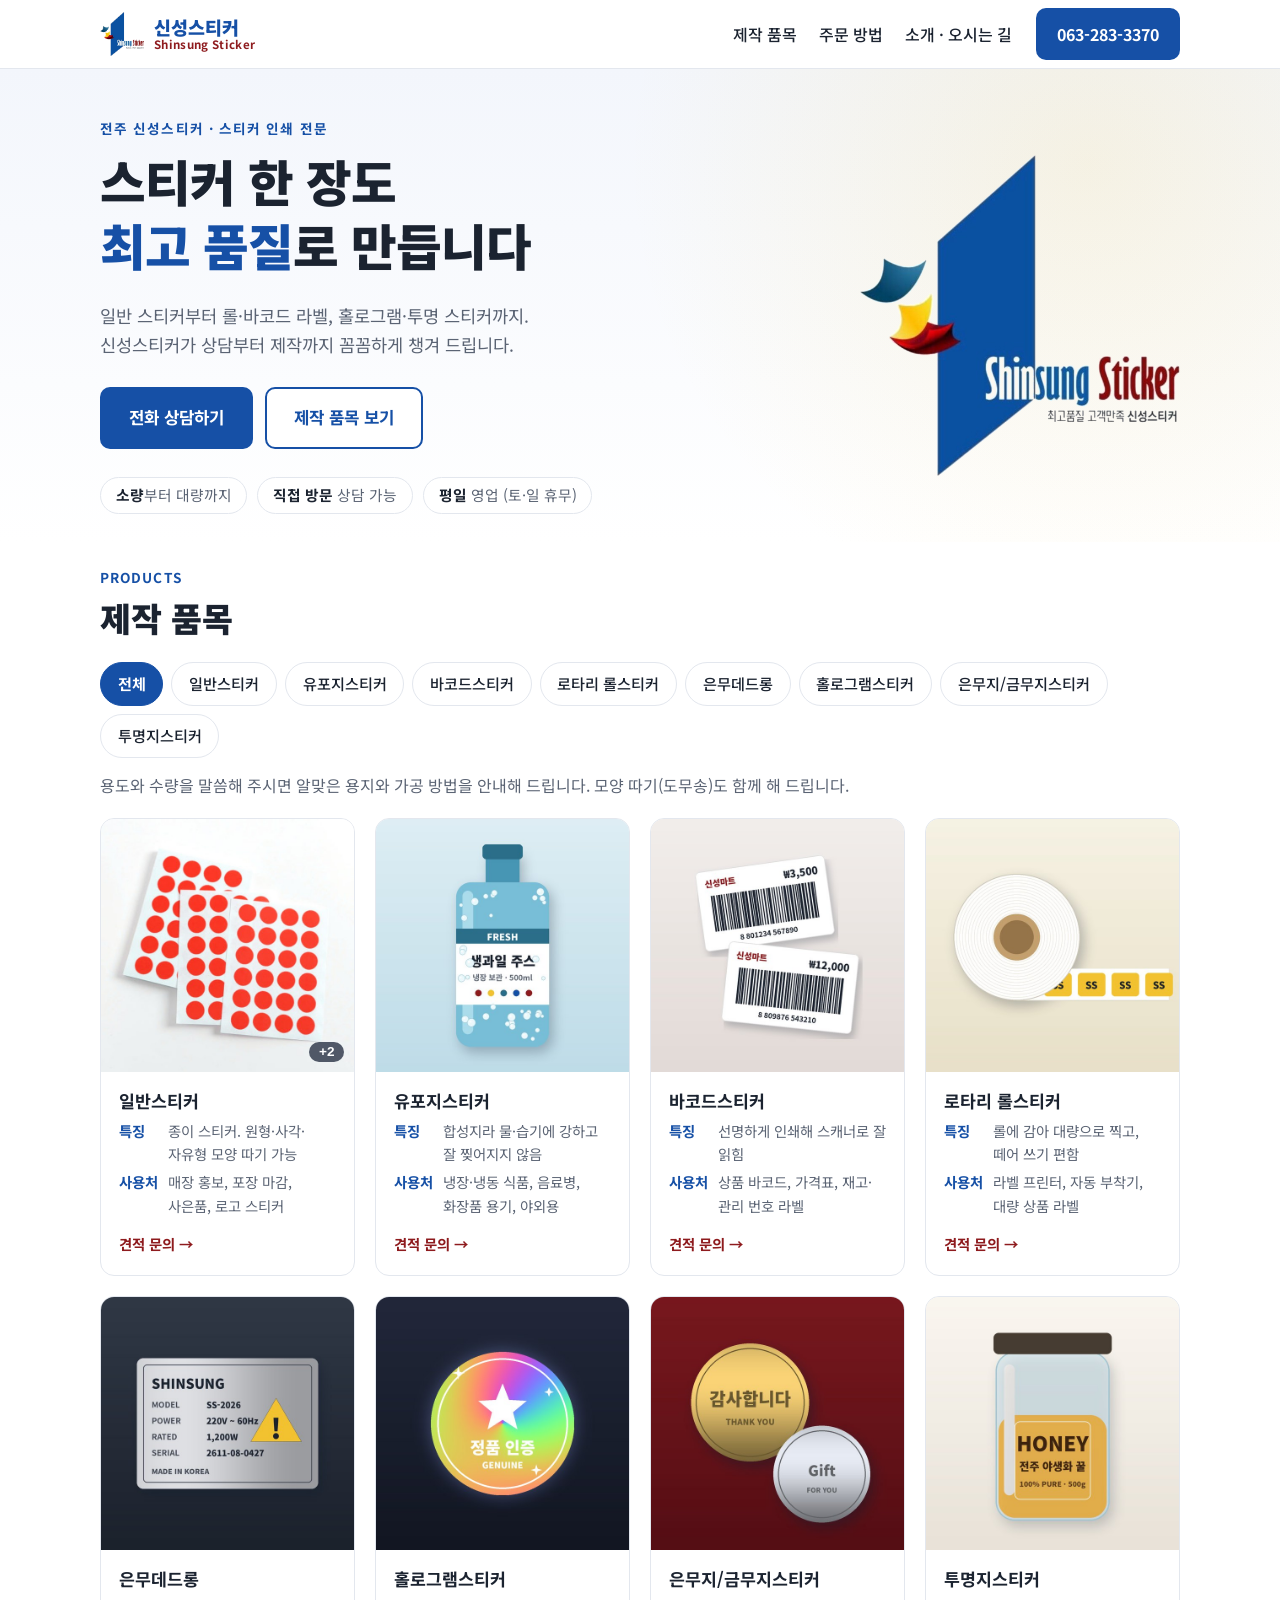
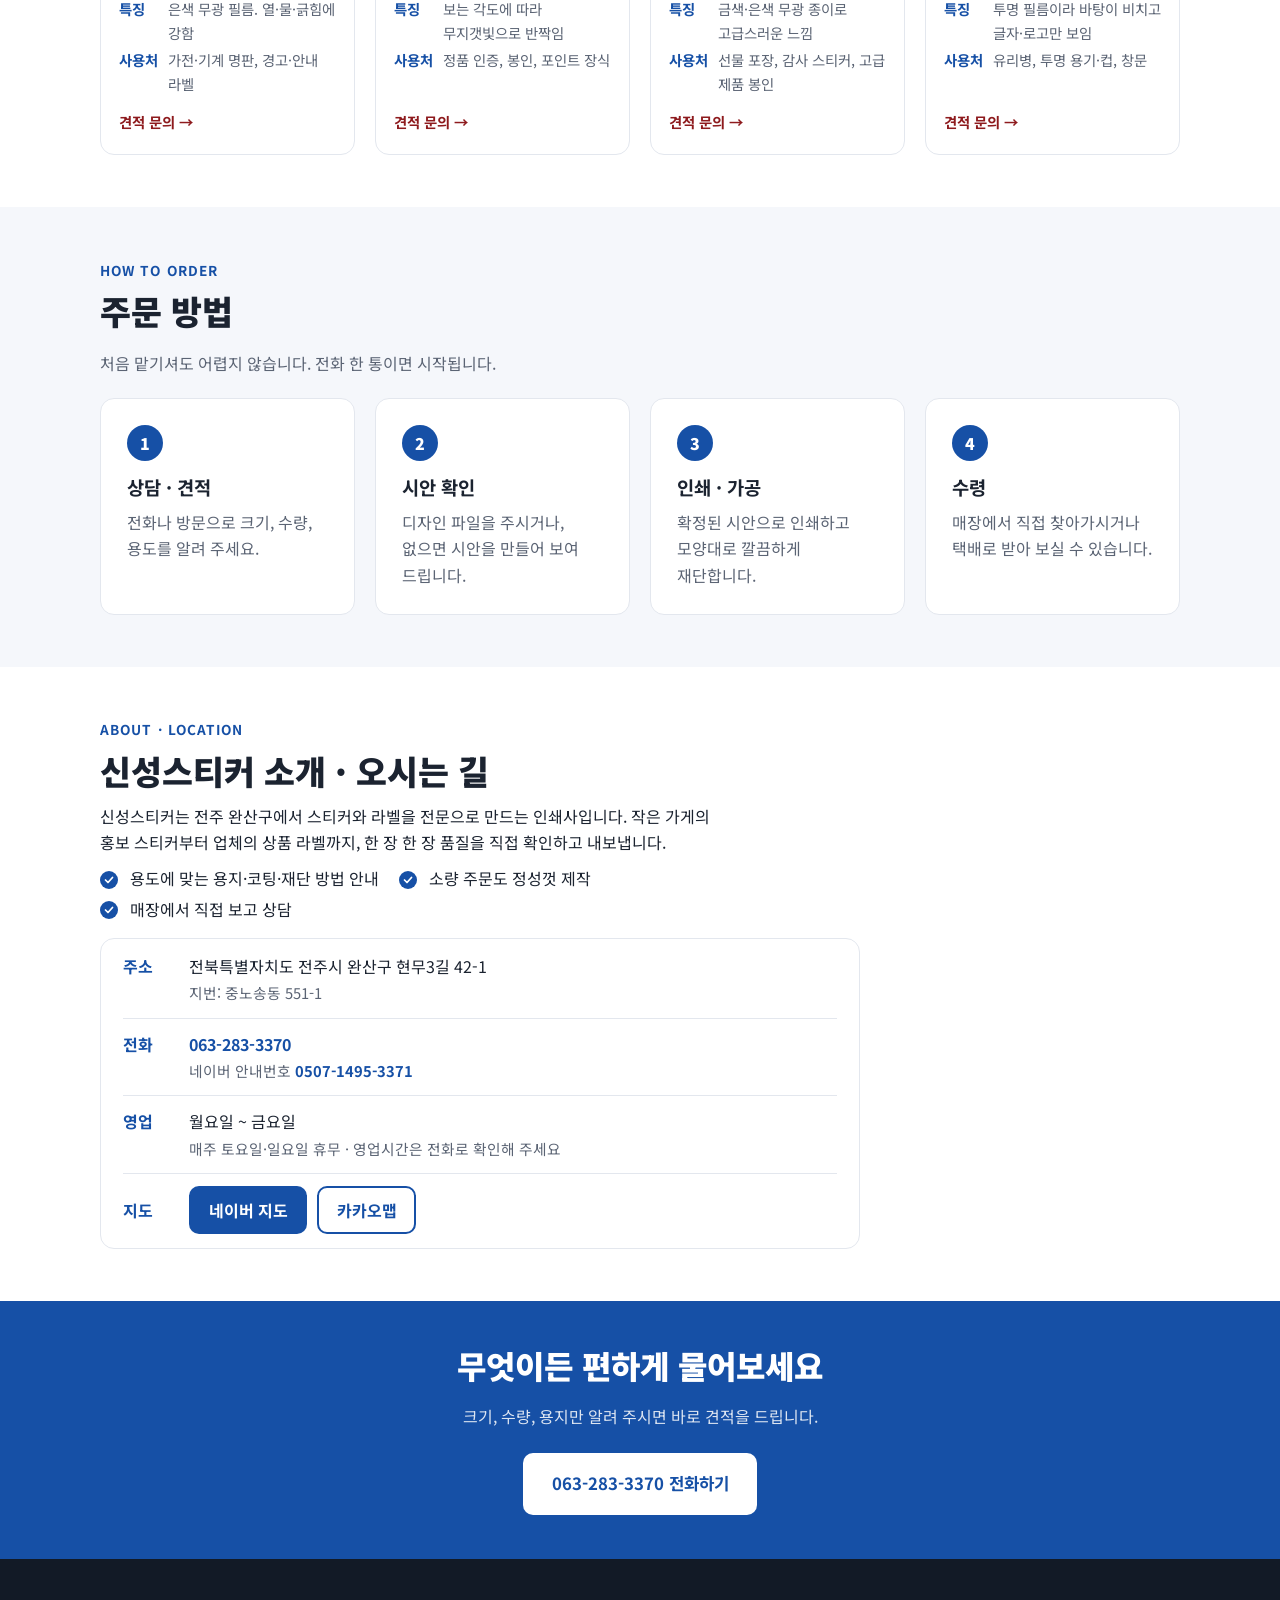
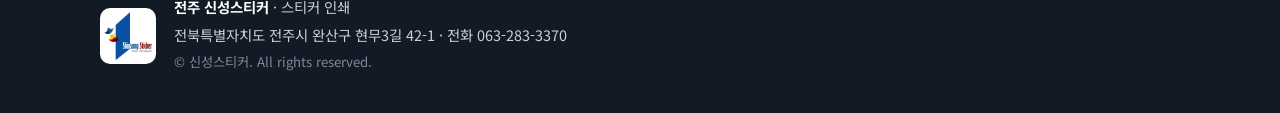
<file: index.html>
<!doctype html>
<html lang="ko">
<head>
  <meta charset="utf-8">
  <meta name="viewport" content="width=device-width, initial-scale=1">
  <title>전주 신성스티커 | 전주 스티커 인쇄·라벨 제작</title>
  <meta name="description" content="전주 신성스티커(신성인쇄·신성출력·신성프린트) — 전주 완산구 스티커 인쇄 전문. 일반스티커, 유포지·바코드·로타리 롤스티커, 은무데드롱, 홀로그램, 금무지·은무지, 투명 스티커를 소량부터 대량까지 제작합니다. 전화 상담 063-283-3370">
  <meta name="keywords" content="전주 스티커, 전주 스티커 인쇄, 전주 스티커 제작, 전주 라벨, 전주 라벨 인쇄, 전주 인쇄소, 전주 인쇄, 완산구 인쇄, 전북 스티커, 전북 스티커 인쇄, 스티커 인쇄, 스티커 제작, 라벨 스티커, 라벨 인쇄, 소량 스티커, 상품 라벨, 일반스티커, 유포지스티커, 방수 스티커, 바코드스티커, 바코드 라벨, 롤스티커, 로타리 롤스티커, 롤라벨, 은무데드롱, 데드롱 스티커, 명판 스티커, 홀로그램스티커, 정품 인증 스티커, 금무지스티커, 은무지스티커, 투명스티커, 투명지스티커, 도무송, 신성스티커, 신성 스티커, 전주 신성스티커, 전주 신성 스티커, 전주신성스티커, 신성인쇄, 전주 신성인쇄, 신성출력, 전주 신성출력, 신성프린트, 전주 신성프린트">
  <meta name="robots" content="index, follow">
  <meta name="google-site-verification" content="bXk9sZXYAIaSc0_6Z_7Czj2wIHbgF2WxoiHqpTfDS-I">
  <meta name="naver-site-verification" content="8b8efcebfba7c699185fe0cad7b15478c29ac376">
  <meta name="author" content="신성스티커">
  <link rel="canonical" href="https://sinsung.dbhouse.net/">
  <meta property="og:type" content="website">
  <meta property="og:site_name" content="신성스티커">
  <meta property="og:locale" content="ko_KR">
  <meta property="og:url" content="https://sinsung.dbhouse.net/">
  <meta property="og:title" content="전주 신성스티커 | 전주 스티커 인쇄·라벨 제작">
  <meta property="og:description" content="일반·유포지·바코드·롤·은무데드롱·홀로그램·금무지·투명 스티커 제작. 전주 신성스티커(완산구), 전화 상담 063-283-3370">
  <meta property="og:image" content="https://sinsung.dbhouse.net/images/logo.png">
  <meta name="twitter:card" content="summary">
  <link rel="icon" href="images/logo.png">
  <link rel="preconnect" href="https://fonts.googleapis.com">
  <link rel="preconnect" href="https://fonts.gstatic.com" crossorigin>
  <link href="https://fonts.googleapis.com/css2?family=Noto+Sans+KR:wght@400;500;700;900&display=swap" rel="stylesheet">
  <link rel="stylesheet" href="style.css">
  <script type="application/ld+json">
  {
    "@context": "https://schema.org",
    "@type": "LocalBusiness",
    "name": "신성스티커",
    "alternateName": [
      "Shinsung Sticker",
      "전주 신성스티커",
      "전주 신성 스티커",
      "신성 스티커"
    ],
    "description": "전주 완산구 스티커·라벨 인쇄 전문. 일반, 유포지, 바코드, 로타리 롤, 은무데드롱, 홀로그램, 은무지/금무지, 투명 스티커 제작.",
    "telephone": "063-283-3370",
    "image": "https://sinsung.dbhouse.net/images/logo.png",
    "url": "https://sinsung.dbhouse.net/",
    "address": {
      "@type": "PostalAddress",
      "streetAddress": "현무3길 42-1",
      "addressLocality": "전주시 완산구",
      "addressRegion": "전북특별자치도",
      "addressCountry": "KR"
    },
    "areaServed": [
      "전주시",
      "전북특별자치도"
    ],
    "openingHoursSpecification": [
      {
        "@type": "OpeningHoursSpecification",
        "dayOfWeek": [
          "Monday",
          "Tuesday",
          "Wednesday",
          "Thursday",
          "Friday"
        ]
      }
    ],
    "keywords": "전주 신성스티커, 전주 스티커, 전주 스티커 인쇄, 전주 라벨 인쇄, 롤스티커, 투명스티커, 홀로그램스티커",
    "hasOfferCatalog": {
      "@type": "OfferCatalog",
      "name": "스티커 제작 품목",
      "itemListElement": [
        {
          "@type": "Offer",
          "itemOffered": {
            "@type": "Service",
            "name": "일반스티커",
            "description": "가장 많이 쓰는 기본 스티커. 매장 홍보, 포장, 사은품용으로 원형·사각·자유형 모양 모두 가능합니다."
          }
        },
        {
          "@type": "Offer",
          "itemOffered": {
            "@type": "Service",
            "name": "유포지스티커",
            "description": "물과 습기에 강하고 잘 찢어지지 않는 합성지 스티커. 냉장·냉동 식품, 음료, 화장품 용기에 알맞습니다."
          }
        },
        {
          "@type": "Offer",
          "itemOffered": {
            "@type": "Service",
            "name": "바코드스티커",
            "description": "상품 바코드, 관리번호, 가격표 라벨. 판독이 잘 되도록 선명하게 인쇄합니다."
          }
        },
        {
          "@type": "Offer",
          "itemOffered": {
            "@type": "Service",
            "name": "로타리 롤스티커",
            "description": "롤에 감아 대량으로 찍는 스티커. 라벨 프린터나 자동 부착기에 바로 쓸 수 있습니다."
          }
        },
        {
          "@type": "Offer",
          "itemOffered": {
            "@type": "Service",
            "name": "은무데드롱",
            "description": "은색 무광 필름 스티커. 열과 물에 강해 가전·기계 명판, 경고·안내 라벨에 많이 씁니다."
          }
        },
        {
          "@type": "Offer",
          "itemOffered": {
            "@type": "Service",
            "name": "홀로그램스티커",
            "description": "보는 각도에 따라 반짝이는 스티커. 정품 인증, 봉인, 눈길을 끄는 포인트용."
          }
        },
        {
          "@type": "Offer",
          "itemOffered": {
            "@type": "Service",
            "name": "은무지/금무지스티커",
            "description": "은색·금색 무광 종이 스티커. 선물 포장, 감사 스티커, 고급 제품 봉인에 잘 어울립니다."
          }
        },
        {
          "@type": "Offer",
          "itemOffered": {
            "@type": "Service",
            "name": "투명지스티커",
            "description": "바탕이 비치는 투명 스티커. 유리병, 투명 용기, 창문에 붙여도 깔끔합니다."
          }
        }
      ]
    }
  }
  </script>
</head>
<body>

<header class="site-header">
  <div class="container header-inner">
    <a href="#top" class="brand" aria-label="신성스티커 처음으로">
      <img src="images/logo.png" alt="" width="44" height="44">
      <span class="brand-text">
        <strong>신성스티커</strong>
        <small>Shinsung Sticker</small>
      </span>
    </a>
    <nav class="nav" aria-label="주 메뉴">
      <a href="#products">제작 품목</a>
      <a href="#process">주문 방법</a>
      <a href="#location">소개 · 오시는 길</a>
    </nav>
    <a href="tel:0632833370" class="btn btn-primary header-call">063-283-3370</a>
  </div>
</header>

<main id="top">

  <!-- 첫 화면 -->
  <section class="hero">
    <div class="container hero-inner">
      <div class="hero-copy">
        <p class="eyebrow">전주 신성스티커 · 스티커 인쇄 전문</p>
        <h1>스티커 한 장도<br><span class="accent">최고 품질</span>로 만듭니다</h1>
        <p class="lead">
          일반 스티커부터 롤·바코드 라벨, 홀로그램·투명 스티커까지.<br>
          신성스티커가 상담부터 제작까지 꼼꼼하게 챙겨 드립니다.
        </p>
        <div class="hero-actions">
          <a href="tel:0632833370" class="btn btn-primary btn-lg">전화 상담하기</a>
          <a href="#products" class="btn btn-outline btn-lg">제작 품목 보기</a>
        </div>
        <ul class="hero-facts">
          <li><b>소량</b>부터 대량까지</li>
          <li><b>직접 방문</b> 상담 가능</li>
          <li><b>평일</b> 영업 (토·일 휴무)</li>
        </ul>
      </div>
      <div class="hero-logo">
        <img src="images/logo.png" alt="신성스티커 로고 — 최고품질 고객만족 신성스티커" width="540" height="543">
      </div>
    </div>
  </section>

  <!-- 제작 품목 -->
  <section id="products" class="section">
    <div class="container">
      <div class="section-head">
        <p class="eyebrow">PRODUCTS</p>
        <h2>제작 품목</h2>
      </div>
      <!-- PRODUCTS:START -->
      <div class="tabs" role="tablist" aria-label="스티커 종류">
        <button type="button" class="tab is-active" data-cat="all" data-desc="용도와 수량을 말씀해 주시면 알맞은 용지와 가공 방법을 안내해 드립니다. 모양 따기(도무송)도 함께 해 드립니다." aria-selected="true">전체</button>
        <button type="button" class="tab" data-cat="normal" data-desc="가장 많이 쓰는 기본 스티커. 매장 홍보, 포장, 사은품용으로 원형·사각·자유형 모양 모두 가능합니다." aria-selected="false">일반스티커</button>
        <button type="button" class="tab" data-cat="yupo" data-desc="물과 습기에 강하고 잘 찢어지지 않는 합성지 스티커. 냉장·냉동 식품, 음료, 화장품 용기에 알맞습니다." aria-selected="false">유포지스티커</button>
        <button type="button" class="tab" data-cat="barcode" data-desc="상품 바코드, 관리번호, 가격표 라벨. 판독이 잘 되도록 선명하게 인쇄합니다." aria-selected="false">바코드스티커</button>
        <button type="button" class="tab" data-cat="roll" data-desc="롤에 감아 대량으로 찍는 스티커. 라벨 프린터나 자동 부착기에 바로 쓸 수 있습니다." aria-selected="false">로타리 롤스티커</button>
        <button type="button" class="tab" data-cat="silver-pet" data-desc="은색 무광 필름 스티커. 열과 물에 강해 가전·기계 명판, 경고·안내 라벨에 많이 씁니다." aria-selected="false">은무데드롱</button>
        <button type="button" class="tab" data-cat="hologram" data-desc="보는 각도에 따라 반짝이는 스티커. 정품 인증, 봉인, 눈길을 끄는 포인트용." aria-selected="false">홀로그램스티커</button>
        <button type="button" class="tab" data-cat="metallic" data-desc="은색·금색 무광 종이 스티커. 선물 포장, 감사 스티커, 고급 제품 봉인에 잘 어울립니다." aria-selected="false">은무지/금무지스티커</button>
        <button type="button" class="tab" data-cat="clear" data-desc="바탕이 비치는 투명 스티커. 유리병, 투명 용기, 창문에 붙여도 깔끔합니다." aria-selected="false">투명지스티커</button>
      </div>
      <p class="cat-desc" id="cat-desc">용도와 수량을 말씀해 주시면 알맞은 용지와 가공 방법을 안내해 드립니다. 모양 따기(도무송)도 함께 해 드립니다.</p>
      <div class="products">
        <article class="product" data-cat="normal" data-rep>
          <button type="button" class="product-media" data-cat="normal" aria-label="일반스티커만 보기"><img src="images/products/normal-1.jpg" alt="원형 스티커 제작 예시 - 전주 신성스티커" loading="lazy" width="600" height="600"><span class="more">+2</span></button>
          <div class="product-body body-type">
            <h3>일반스티커</h3>
            <dl class="type-info"><dt>특징</dt><dd>종이 스티커. 원형·사각·자유형 모양 따기 가능</dd><dt>사용처</dt><dd>매장 홍보, 포장 마감, 사은품, 로고 스티커</dd></dl>
            <a href="tel:0632833370" class="product-ask">견적 문의</a>
          </div>
          <div class="product-body body-item">
            <span class="product-cat">일반스티커</span>
            <h3>원형 스티커</h3>
            <p>한 장에 여러 개씩 찍는 동그란 스티커. 표시·분류용, 봉인, 포장 마감에 많이 씁니다.</p>
            <a href="tel:0632833370" class="product-ask">견적 문의</a>
          </div>
        </article>
        <article class="product" data-cat="normal" hidden>
          <button type="button" class="product-media" data-cat="normal" aria-label="일반스티커만 보기"><img src="images/products/normal-2.jpg" alt="컬러 원형 스티커 제작 예시 - 전주 신성스티커" loading="lazy" width="600" height="600"></button>
          <div class="product-body body-item">
            <span class="product-cat">일반스티커</span>
            <h3>컬러 원형 스티커</h3>
            <p>원하는 색으로 찍는 원형 스티커. 색깔별로 구분·표시할 때 좋습니다.</p>
            <a href="tel:0632833370" class="product-ask">견적 문의</a>
          </div>
        </article>
        <article class="product" data-cat="normal" hidden>
          <button type="button" class="product-media" data-cat="normal" aria-label="일반스티커만 보기"><img src="images/products/normal-3.jpg" alt="반짝이 원형 스티커 제작 예시 - 전주 신성스티커" loading="lazy" width="600" height="600"></button>
          <div class="product-body body-item">
            <span class="product-cat">일반스티커</span>
            <h3>반짝이 원형 스티커</h3>
            <p>반짝이는 펄 느낌의 원형 스티커. 여러 색을 한 장에 함께 찍을 수 있습니다.</p>
            <a href="tel:0632833370" class="product-ask">견적 문의</a>
          </div>
        </article>
        <article class="product" data-cat="yupo" data-rep>
          <button type="button" class="product-media" data-cat="yupo" aria-label="유포지스티커만 보기"><img src="images/products/yupo.jpg" alt="유포지스티커 제작 예시 - 전주 신성스티커" loading="lazy" width="600" height="600"></button>
          <div class="product-body body-type">
            <h3>유포지스티커</h3>
            <dl class="type-info"><dt>특징</dt><dd>합성지라 물·습기에 강하고 잘 찢어지지 않음</dd><dt>사용처</dt><dd>냉장·냉동 식품, 음료병, 화장품 용기, 야외용</dd></dl>
            <a href="tel:0632833370" class="product-ask">견적 문의</a>
          </div>
          <div class="product-body body-item">
            <span class="product-cat">유포지스티커</span>
            <h3>유포지스티커</h3>
            <p>물과 습기에 강하고 잘 찢어지지 않는 합성지 스티커. 냉장·냉동 식품, 음료, 화장품 용기에 알맞습니다.</p>
            <a href="tel:0632833370" class="product-ask">견적 문의</a>
          </div>
        </article>
        <article class="product" data-cat="barcode" data-rep>
          <button type="button" class="product-media" data-cat="barcode" aria-label="바코드스티커만 보기"><img src="images/products/barcode.jpg" alt="바코드스티커 제작 예시 - 전주 신성스티커" loading="lazy" width="600" height="600"></button>
          <div class="product-body body-type">
            <h3>바코드스티커</h3>
            <dl class="type-info"><dt>특징</dt><dd>선명하게 인쇄해 스캐너로 잘 읽힘</dd><dt>사용처</dt><dd>상품 바코드, 가격표, 재고·관리 번호 라벨</dd></dl>
            <a href="tel:0632833370" class="product-ask">견적 문의</a>
          </div>
          <div class="product-body body-item">
            <span class="product-cat">바코드스티커</span>
            <h3>바코드스티커</h3>
            <p>상품 바코드, 관리번호, 가격표 라벨. 판독이 잘 되도록 선명하게 인쇄합니다.</p>
            <a href="tel:0632833370" class="product-ask">견적 문의</a>
          </div>
        </article>
        <article class="product" data-cat="roll" data-rep>
          <button type="button" class="product-media" data-cat="roll" aria-label="로타리 롤스티커만 보기"><img src="images/products/roll.jpg" alt="로타리 롤스티커 제작 예시 - 전주 신성스티커" loading="lazy" width="600" height="600"></button>
          <div class="product-body body-type">
            <h3>로타리 롤스티커</h3>
            <dl class="type-info"><dt>특징</dt><dd>롤에 감아 대량으로 찍고, 떼어 쓰기 편함</dd><dt>사용처</dt><dd>라벨 프린터, 자동 부착기, 대량 상품 라벨</dd></dl>
            <a href="tel:0632833370" class="product-ask">견적 문의</a>
          </div>
          <div class="product-body body-item">
            <span class="product-cat">로타리 롤스티커</span>
            <h3>로타리 롤스티커</h3>
            <p>롤에 감아 대량으로 찍는 스티커. 라벨 프린터나 자동 부착기에 바로 쓸 수 있습니다.</p>
            <a href="tel:0632833370" class="product-ask">견적 문의</a>
          </div>
        </article>
        <article class="product" data-cat="silver-pet" data-rep>
          <button type="button" class="product-media" data-cat="silver-pet" aria-label="은무데드롱만 보기"><img src="images/products/silver-pet.jpg" alt="은무데드롱 제작 예시 - 전주 신성스티커" loading="lazy" width="600" height="600"></button>
          <div class="product-body body-type">
            <h3>은무데드롱</h3>
            <dl class="type-info"><dt>특징</dt><dd>은색 무광 필름. 열·물·긁힘에 강함</dd><dt>사용처</dt><dd>가전·기계 명판, 경고·안내 라벨</dd></dl>
            <a href="tel:0632833370" class="product-ask">견적 문의</a>
          </div>
          <div class="product-body body-item">
            <span class="product-cat">은무데드롱</span>
            <h3>은무데드롱</h3>
            <p>은색 무광 필름 스티커. 열과 물에 강해 가전·기계 명판, 경고·안내 라벨에 많이 씁니다.</p>
            <a href="tel:0632833370" class="product-ask">견적 문의</a>
          </div>
        </article>
        <article class="product" data-cat="hologram" data-rep>
          <button type="button" class="product-media" data-cat="hologram" aria-label="홀로그램스티커만 보기"><img src="images/products/hologram.jpg" alt="홀로그램스티커 제작 예시 - 전주 신성스티커" loading="lazy" width="600" height="600"></button>
          <div class="product-body body-type">
            <h3>홀로그램스티커</h3>
            <dl class="type-info"><dt>특징</dt><dd>보는 각도에 따라 무지갯빛으로 반짝임</dd><dt>사용처</dt><dd>정품 인증, 봉인, 포인트 장식</dd></dl>
            <a href="tel:0632833370" class="product-ask">견적 문의</a>
          </div>
          <div class="product-body body-item">
            <span class="product-cat">홀로그램스티커</span>
            <h3>홀로그램스티커</h3>
            <p>보는 각도에 따라 반짝이는 스티커. 정품 인증, 봉인, 눈길을 끄는 포인트용.</p>
            <a href="tel:0632833370" class="product-ask">견적 문의</a>
          </div>
        </article>
        <article class="product" data-cat="metallic" data-rep>
          <button type="button" class="product-media" data-cat="metallic" aria-label="은무지/금무지스티커만 보기"><img src="images/products/metallic.jpg" alt="은무지/금무지스티커 제작 예시 - 전주 신성스티커" loading="lazy" width="600" height="600"></button>
          <div class="product-body body-type">
            <h3>은무지/금무지스티커</h3>
            <dl class="type-info"><dt>특징</dt><dd>금색·은색 무광 종이로 고급스러운 느낌</dd><dt>사용처</dt><dd>선물 포장, 감사 스티커, 고급 제품 봉인</dd></dl>
            <a href="tel:0632833370" class="product-ask">견적 문의</a>
          </div>
          <div class="product-body body-item">
            <span class="product-cat">은무지/금무지스티커</span>
            <h3>은무지/금무지스티커</h3>
            <p>은색·금색 무광 종이 스티커. 선물 포장, 감사 스티커, 고급 제품 봉인에 잘 어울립니다.</p>
            <a href="tel:0632833370" class="product-ask">견적 문의</a>
          </div>
        </article>
        <article class="product" data-cat="clear" data-rep>
          <button type="button" class="product-media" data-cat="clear" aria-label="투명지스티커만 보기"><img src="images/products/clear.jpg" alt="투명지스티커 제작 예시 - 전주 신성스티커" loading="lazy" width="600" height="600"></button>
          <div class="product-body body-type">
            <h3>투명지스티커</h3>
            <dl class="type-info"><dt>특징</dt><dd>투명 필름이라 바탕이 비치고 글자·로고만 보임</dd><dt>사용처</dt><dd>유리병, 투명 용기·컵, 창문</dd></dl>
            <a href="tel:0632833370" class="product-ask">견적 문의</a>
          </div>
          <div class="product-body body-item">
            <span class="product-cat">투명지스티커</span>
            <h3>투명지스티커</h3>
            <p>바탕이 비치는 투명 스티커. 유리병, 투명 용기, 창문에 붙여도 깔끔합니다.</p>
            <a href="tel:0632833370" class="product-ask">견적 문의</a>
          </div>
        </article>
      </div>
      <!-- PRODUCTS:END -->
    </div>
  </section>

  <!-- 주문 방법 -->
  <section id="process" class="section section-alt">
    <div class="container">
      <div class="section-head">
        <p class="eyebrow">HOW TO ORDER</p>
        <h2>주문 방법</h2>
        <p>처음 맡기셔도 어렵지 않습니다. 전화 한 통이면 시작됩니다.</p>
      </div>
      <ol class="steps">
        <li>
          <span class="step-no">1</span>
          <h3>상담 · 견적</h3>
          <p>전화나 방문으로 크기, 수량, 용도를 알려 주세요.</p>
        </li>
        <li>
          <span class="step-no">2</span>
          <h3>시안 확인</h3>
          <p>디자인 파일을 주시거나, 없으면 시안을 만들어 보여 드립니다.</p>
        </li>
        <li>
          <span class="step-no">3</span>
          <h3>인쇄 · 가공</h3>
          <p>확정된 시안으로 인쇄하고 모양대로 깔끔하게 재단합니다.</p>
        </li>
        <li>
          <span class="step-no">4</span>
          <h3>수령</h3>
          <p>매장에서 직접 찾아가시거나 택배로 받아 보실 수 있습니다.</p>
        </li>
      </ol>
    </div>
  </section>

  <!-- 오시는 길 -->
  <section id="location" class="section">
    <div class="container">
      <div class="section-head">
        <p class="eyebrow">ABOUT · LOCATION</p>
        <h2>신성스티커 소개 · 오시는 길</h2>
        <p>
          신성스티커는 전주 완산구에서 스티커와 라벨을 전문으로 만드는 인쇄사입니다.
          작은 가게의 홍보 스티커부터 업체의 상품 라벨까지, 한 장 한 장 품질을 직접 확인하고 내보냅니다.
        </p>
        <ul class="checks">
          <li>용도에 맞는 용지·코팅·재단 방법 안내</li>
          <li>소량 주문도 정성껏 제작</li>
          <li>매장에서 직접 보고 상담</li>
        </ul>
      </div>
      <div class="location">
        <dl class="info">
          <div>
            <dt>주소</dt>
            <dd>
              전북특별자치도 전주시 완산구 현무3길 42-1<br>
              <span class="muted">지번: 중노송동 551-1</span>
            </dd>
          </div>
          <div>
            <dt>전화</dt>
            <dd>
              <a href="tel:0632833370">063-283-3370</a><br>
              <span class="muted">네이버 안내번호 <a href="tel:050714953371">0507-1495-3371</a></span>
            </dd>
          </div>
          <div>
            <dt>영업</dt>
            <dd>월요일 ~ 금요일<br><span class="muted">매주 토요일·일요일 휴무 · 영업시간은 전화로 확인해 주세요</span></dd>
          </div>
          <div>
            <dt>지도</dt>
            <dd class="map-actions">
              <a class="btn btn-primary" href="https://map.naver.com/p/search/%EC%A0%84%EC%A3%BC%20%EC%8B%A0%EC%84%B1%EC%8A%A4%ED%8B%B0%EC%BB%A4" target="_blank" rel="noopener">네이버 지도</a>
              <a class="btn btn-outline" href="https://map.kakao.com/?q=%EC%A0%84%EC%A3%BC%20%EC%8B%A0%EC%84%B1%EC%8A%A4%ED%8B%B0%EC%BB%A4" target="_blank" rel="noopener">카카오맵</a>
            </dd>
          </div>
        </dl>
      </div>
    </div>
  </section>

  <!-- 마지막 안내 -->
  <section class="cta">
    <div class="container cta-inner">
      <h2>무엇이든 편하게 물어보세요</h2>
      <p>크기, 수량, 용지만 알려 주시면 바로 견적을 드립니다.</p>
      <a href="tel:0632833370" class="btn btn-light btn-lg">063-283-3370 전화하기</a>
    </div>
  </section>

</main>

<footer class="site-footer">
  <div class="container footer-inner">
    <img src="images/logo.png" alt="" width="56" height="56">
    <div>
      <p><strong>전주 신성스티커</strong> · 스티커 인쇄</p>
      <p>전북특별자치도 전주시 완산구 현무3길 42-1 · 전화 063-283-3370</p>
      <p class="muted">© 신성스티커. All rights reserved.</p>
    </div>
  </div>
</footer>

<!-- 휴대폰 하단 고정 버튼 -->
<div class="mobile-bar">
  <a href="tel:0632833370" class="mb-call">전화 상담</a>
  <a href="https://map.naver.com/p/search/%EC%A0%84%EC%A3%BC%20%EC%8B%A0%EC%84%B1%EC%8A%A4%ED%8B%B0%EC%BB%A4" target="_blank" rel="noopener" class="mb-map">길찾기</a>
</div>

<script>
  // 제작 품목 탭: 고른 종류의 카드만 보여 준다
  (function () {
    var tabs = document.querySelectorAll('.tab');
    var items = document.querySelectorAll('.product');
    var desc = document.getElementById('cat-desc');
    tabs.forEach(function (tab) {
      tab.addEventListener('click', function () {
        var cat = tab.dataset.cat;
        tabs.forEach(function (t) {
          var on = t === tab;
          t.classList.toggle('is-active', on);
          t.setAttribute('aria-selected', on);
        });
        items.forEach(function (it) {
          // 전체: 품목마다 대표 카드만, 품목 탭: 그 품목 카드 모두
          it.hidden = cat === 'all' ? !it.hasAttribute('data-rep') : it.dataset.cat !== cat;
        });
        document.querySelector('.products').classList.toggle('is-cat', cat !== 'all');
        desc.textContent = tab.dataset.desc;
        tab.scrollIntoView({ block: 'nearest', inline: 'center', behavior: 'smooth' });
      });
    });
    // 카드 사진을 누르면 그 종류 탭으로
    document.querySelectorAll('.product-media').forEach(function (m) {
      m.addEventListener('click', function () {
        var tab = document.querySelector('.tab[data-cat="' + m.dataset.cat + '"]');
        if (tab.classList.contains('is-active')) return;
        tab.click();
        document.getElementById('products').scrollIntoView({ behavior: 'smooth' });
      });
    });
  })();
</script>
</body>
</html>
</file>
<file: style.css>
/* 신성스티커 — 로고 색을 바탕으로 한 깔끔한 스타일 */
:root {
  --blue: #1650a6;
  --blue-dark: #0e3a7d;
  --red: #8e1b1e;
  --yellow: #f2c230;
  --teal: #2a6e8a;
  --ink: #1b2330;
  --sub: #5b6474;
  --line: #e3e7ee;
  --bg: #ffffff;
  --bg-alt: #f5f7fb;
  --radius: 14px;
  --shadow: 0 6px 24px rgba(20, 40, 80, .08);
}

* { box-sizing: border-box; }
html { scroll-behavior: smooth; scroll-padding-top: 76px; }
body {
  margin: 0;
  font-family: "Noto Sans KR", system-ui, -apple-system, sans-serif;
  color: var(--ink);
  background: var(--bg);
  line-height: 1.65;
  word-break: keep-all;
  -webkit-font-smoothing: antialiased;
}
img { max-width: 100%; height: auto; display: block; }
a { color: var(--blue); }
h1, h2, h3 { line-height: 1.3; margin: 0 0 .5em; }
p { margin: 0 0 1em; }

.container { width: 100%; max-width: 1120px; margin: 0 auto; padding: 0 20px; }
.muted { color: var(--sub); font-size: .92em; }
.eyebrow {
  color: var(--blue); font-weight: 700; font-size: .85rem;
  letter-spacing: .08em; margin-bottom: .6em;
}

/* 버튼 */
.btn {
  display: inline-flex; align-items: center; justify-content: center;
  padding: .7em 1.2em; border-radius: 10px; font-weight: 700;
  text-decoration: none; border: 2px solid transparent; transition: .15s;
  white-space: nowrap;
}
.btn-lg { padding: .9em 1.6em; font-size: 1.05rem; }
.btn-primary { background: var(--blue); color: #fff; }
.btn-primary:hover { background: var(--blue-dark); }
.btn-outline { border-color: var(--blue); color: var(--blue); background: #fff; }
.btn-outline:hover { background: var(--bg-alt); }
.btn-light { background: #fff; color: var(--blue); }
.btn-light:hover { background: #eef3fb; }

/* 머리글 */
.site-header {
  position: sticky; top: 0; z-index: 50;
  background: rgba(255,255,255,.95); backdrop-filter: blur(8px);
  border-bottom: 1px solid var(--line);
}
.header-inner { display: flex; align-items: center; gap: 24px; height: 68px; }
.brand { display: flex; align-items: center; gap: 10px; text-decoration: none; color: var(--ink); }
.brand img { width: 44px; height: 44px; object-fit: contain; }
.brand-text { display: flex; flex-direction: column; line-height: 1.15; }
.brand-text strong { font-size: 1.15rem; font-weight: 900; color: var(--blue); }
.brand-text small { font-size: .72rem; color: var(--red); font-weight: 700; letter-spacing: .03em; }
.nav { display: flex; gap: 22px; margin-left: auto; }
.nav a { color: var(--ink); text-decoration: none; font-weight: 500; }
.nav a:hover { color: var(--blue); }

/* 첫 화면 */
.hero {
  background:
    radial-gradient(circle at 85% 20%, rgba(242,194,48,.12), transparent 40%),
    linear-gradient(180deg, #f3f6fc 0%, #fff 100%);
  padding: 48px 0 28px;
}
.hero-inner { display: grid; grid-template-columns: 1.2fr .8fr; gap: 40px; align-items: center; }
.hero h1 { font-size: clamp(2rem, 4.6vw, 3.1rem); font-weight: 900; letter-spacing: -.02em; }
.accent { color: var(--blue); position: relative; }
.accent::after {
  content: ""; position: absolute; left: 0; right: 0; bottom: .08em; height: .28em;
  background: var(--yellow); opacity: .45; z-index: -1;
}
.lead { font-size: 1.1rem; color: var(--sub); }
.hero-actions { display: flex; flex-wrap: wrap; gap: 12px; margin: 28px 0; }
.hero-facts { list-style: none; padding: 0; margin: 0; display: flex; flex-wrap: wrap; gap: 10px; }
.hero-facts li {
  background: #fff; border: 1px solid var(--line); border-radius: 999px;
  padding: .35em 1em; font-size: .92rem; color: var(--sub);
}
.hero-facts b { color: var(--ink); }
.hero-logo img { max-width: 320px; margin-left: auto; }

/* 공통 구역 */
.section { padding: 52px 0; }
.hero + .section { padding-top: 24px; }
.section-alt { background: var(--bg-alt); }
.section-head { max-width: 640px; margin-bottom: 22px; }
.section-head h2 { font-size: clamp(1.6rem, 3vw, 2.1rem); font-weight: 900; }
.section-head p:last-child { color: var(--sub); }

/* 제작 품목: 탭 + 사진 카드 */
.tabs { display: flex; flex-wrap: wrap; gap: 8px; margin-bottom: 14px; }
.tab {
  flex: none; font: inherit; font-weight: 500; font-size: .95rem; cursor: pointer;
  padding: .55em 1.1em; border-radius: 999px; border: 1px solid var(--line);
  background: #fff; color: var(--ink); transition: .15s;
}
.tab:hover { border-color: var(--blue); color: var(--blue); }
.tab.is-active { background: var(--blue); border-color: var(--blue); color: #fff; font-weight: 700; }
.cat-desc { color: var(--sub); margin-bottom: 20px; min-height: 1.65em; }
.products { display: grid; grid-template-columns: repeat(4, 1fr); gap: 20px; }
.product {
  background: #fff; border: 1px solid var(--line); border-radius: var(--radius);
  overflow: hidden; display: flex; flex-direction: column; transition: .15s;
}
.product[hidden] { display: none; }
.product:hover { box-shadow: var(--shadow); transform: translateY(-2px); }
.product-media {
  display: block; width: 100%; aspect-ratio: 1 / 1; padding: 0; border: 0;
  background: var(--bg-alt); cursor: pointer; overflow: hidden;
}
.product-media img { width: 100%; height: 100%; object-fit: cover; transition: transform .3s; }
.product-media:hover img { transform: scale(1.04); }
.product-media { position: relative; }
.more {
  position: absolute; right: 10px; bottom: 10px; padding: .2em .7em; border-radius: 999px;
  background: rgba(20, 30, 50, .72); color: #fff; font-size: .85rem; font-weight: 700;
}
.products.is-cat .more { display: none; }
.products:not(.is-cat) .product[data-rep] .body-item,
.products.is-cat .body-type { display: none; }
.type-info { margin: 0 0 14px; display: grid; grid-template-columns: auto 1fr; gap: 4px 10px; font-size: .9rem; }
.type-info dt { font-weight: 700; color: var(--blue); white-space: nowrap; }
.type-info dd { margin: 0; color: var(--sub); }
.product-media:focus-visible { outline: 3px solid var(--blue); outline-offset: -3px; }
.ph {
  width: 100%; height: 100%; display: flex; flex-direction: column;
  align-items: center; justify-content: center; gap: 10px; font-size: .85rem; font-weight: 500;
}
.ph svg { width: 56px; height: 56px; fill: none; stroke: currentColor; stroke-width: 1.6; stroke-linecap: round; stroke-linejoin: round; }
.product-body { padding: 18px 18px 20px; display: flex; flex-direction: column; flex: 1; }
.product-cat { font-size: .78rem; font-weight: 700; color: var(--blue); margin-bottom: 4px; }
.product h3 { font-size: 1.08rem; margin-bottom: .35em; }
.product p { color: var(--sub); font-size: .92rem; margin: 0 0 14px; }
.product-ask {
  margin-top: auto; align-self: flex-start; font-weight: 700; font-size: .9rem;
  text-decoration: none; color: var(--red);
}
.product-ask::after { content: " →"; }
.c-blue { background: #e7eefa; color: var(--blue); }
.c-red { background: #f6e6e6; color: var(--red); }
.c-yellow { background: #fdf4d6; color: #a07800; }
.c-teal { background: #e2eff4; color: var(--teal); }

/* 주문 절차 */
.steps { list-style: none; padding: 0; margin: 0; display: grid; grid-template-columns: repeat(4, 1fr); gap: 20px; counter-reset: s; }
.steps li { background: #fff; border-radius: var(--radius); padding: 26px; border: 1px solid var(--line); position: relative; }
.steps p { color: var(--sub); margin: 0; }
.step-no {
  display: inline-grid; place-items: center; width: 36px; height: 36px; border-radius: 50%;
  background: var(--blue); color: #fff; font-weight: 900; margin-bottom: 14px;
}

/* 소개 체크 목록 */
.checks { list-style: none; padding: 0; margin: 0; display: flex; flex-wrap: wrap; gap: 4px 20px; }
.checks li { padding-left: 30px; position: relative; margin: 0; }
.checks li::before {
  content: ""; position: absolute; left: 0; top: .35em; width: 18px; height: 18px; border-radius: 50%;
  background: var(--blue) url("data:image/svg+xml,%3Csvg xmlns='http://www.w3.org/2000/svg' viewBox='0 0 24 24' fill='none' stroke='white' stroke-width='3.5' stroke-linecap='round' stroke-linejoin='round'%3E%3Cpath d='M5 12l5 5 9-10'/%3E%3C/svg%3E") center/12px no-repeat;
}

/* 오시는 길 */
#location .section-head { margin-bottom: 16px; }
#location .section-head h2 { margin-bottom: .35em; }
#location .section-head p { margin-bottom: .6em; line-height: 1.6; }
.location { max-width: 760px; }
.info { margin: 0; background: #fff; border-radius: var(--radius); border: 1px solid var(--line); padding: 2px 22px; }
.info > div { display: grid; grid-template-columns: 56px 1fr; gap: 10px; padding: 12px 0; border-bottom: 1px solid var(--line); align-items: baseline; }
.info > div:last-child { border-bottom: 0; align-items: center; }
.info dt { font-weight: 700; color: var(--blue); }
.info dd { margin: 0; }
.info a { font-weight: 700; text-decoration: none; }
.map-actions { display: flex; gap: 10px; flex-wrap: wrap; }
.map-actions .btn { padding: .55em 1.1em; }

/* 마지막 안내 */
.cta { background: var(--blue); color: #fff; padding: 44px 0; text-align: center; }
.cta h2 { font-size: clamp(1.5rem, 3vw, 2rem); font-weight: 900; }
.cta p { opacity: .85; margin-bottom: 24px; }

/* 바닥글 */
.site-footer { background: #121a26; color: #c9d0db; padding: 36px 0; font-size: .9rem; }
.footer-inner { display: flex; gap: 18px; align-items: center; }
.footer-inner img { width: 56px; height: 56px; object-fit: contain; background: #fff; border-radius: 10px; padding: 4px; }
.site-footer p { margin: 0 0 4px; }
.site-footer strong { color: #fff; }
.site-footer .muted { color: #7f8899; }

/* 휴대폰 하단 버튼 */
.mobile-bar { display: none; }

@media (max-width: 900px) {
  .nav { display: none; }
  .header-call { margin-left: auto; }
  .hero-inner { grid-template-columns: 1fr; }
  .hero-logo { display: none; }
  .products { grid-template-columns: repeat(2, 1fr); }
  .steps { grid-template-columns: repeat(2, 1fr); }
}

@media (max-width: 600px) {
  body { padding-bottom: 64px; }
  .container { padding: 0 16px; }
  .header-call { display: none; }
  .hero { padding: 28px 0 20px; }
  .hero-actions .btn { flex: 1; }
  .section { padding: 36px 0; }
  .hero + .section { padding-top: 16px; }
  .steps { grid-template-columns: 1fr; }
  .tabs {
    flex-wrap: nowrap; overflow-x: auto; margin: 0 -16px 14px; padding: 0 16px 6px;
    scrollbar-width: none; -webkit-overflow-scrolling: touch;
  }
  .tabs::-webkit-scrollbar { display: none; }
  .products { gap: 12px; }
  .product-body { padding: 14px 14px 16px; }
  .product p { font-size: .88rem; }
  .type-info { grid-template-columns: 1fr; gap: 0; font-size: .86rem; }
  .type-info dd + dt { margin-top: 6px; }
  .info { padding: 0 16px; }
  .footer-inner { flex-direction: column; align-items: flex-start; }
  .mobile-bar {
    display: grid; grid-template-columns: 2fr 1fr; position: fixed; left: 0; right: 0; bottom: 0; z-index: 60;
    box-shadow: 0 -4px 16px rgba(0,0,0,.08);
  }
  .mobile-bar a {
    display: flex; align-items: center; justify-content: center; height: 60px;
    font-weight: 700; text-decoration: none; font-size: 1.05rem;
  }
  .mb-call { background: var(--blue); color: #fff; }
  .mb-map { background: #fff; color: var(--blue); }
}
</file>
